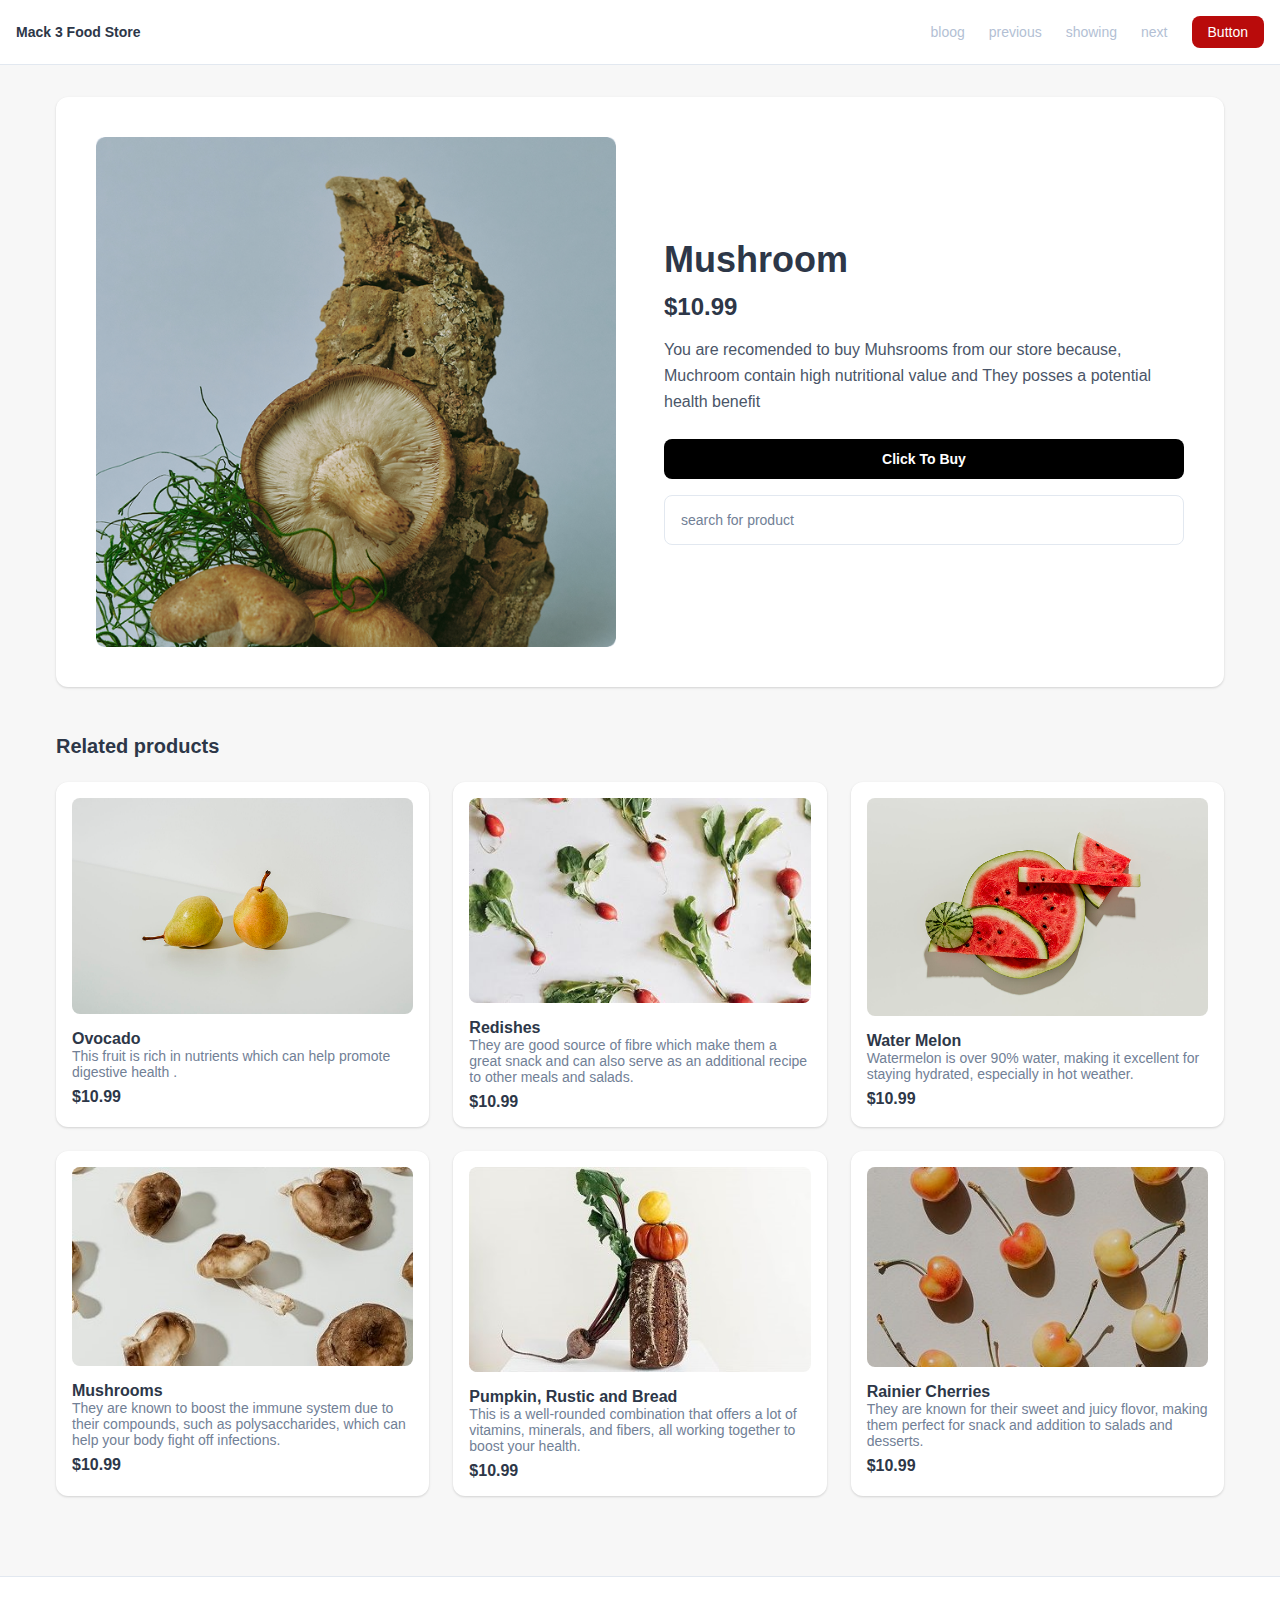
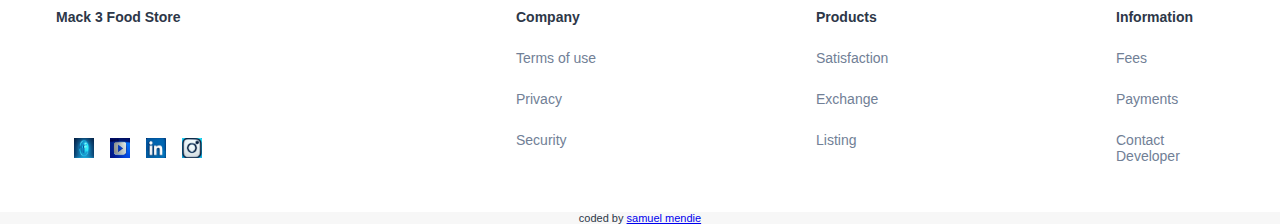
<file: card'/product-page-1.html>
<!DOCTYPE html>
<html lang="en">
    <head>
        
        <link rel="stylesheet" href="./styles.css"/>
        <style>
            .atribution{ font-size:11px; text-align: center;}
            .attribution{color: hsl 228, 45% 44% ;}
        </style>
        </head>
<body>
     
    <!-- Header Section -->
    <header class="header">
        
           <div class="site-name">Mack 3 Food Store</div>
            <nav class="nav-menu">  
             <a href="#">bloog</a>
            <a href="#">previous</a>
            <a href="#">showing</a>
            <a href="#">next</a>
            <button class="button">Button</button>
             </nav>
    </header>

    <main class="container">
        <!-- Main Product Display Section -->
        <section class="main-product-section">
            <!-- Product Image -->
            <div class="product-image-container">
                <img src="Image(2).png" alt="A muchroom." class="product-image">
            </div>

            <!-- Product Details -->
            <div class="product-details">
                <h1 class="product-name">Mushroom</h1>
                <p class="product-subheading"></p>
                <div class="price-info"> 
                    <span class="product-price">$10.99</span>
                </div>
                <p class="product-description">
                    You are recomended to buy Muhsrooms from our store because,
                           Muchroom contain high nutritional value and
                           They posses a potential health benefit
                </p>
                <button class="buy-button">
                    Click To Buy
                </button>
                <div class="additional-details-box">
                    search for product
                </div>
            </div>
        </section>

        <!-- Related Products Section -->
        <section class="related-products-section">
            <h2 class="section-title">Related products</h2>
            <div class="related-products-grid">

                <!-- Product Card 1 -->
                <div class="product-card">
                    <img src="Image(1).png" alt="Related product image 1" class="card-image">
                    <h3 class="card-title">Ovocado</h3>
                    <p class="card-description">This fruit is rich in nutrients which can help promote digestive health . </p>
                    <span class="card-price">$10.99</span>
                </div>

                <!-- Product Card 2 -->
                <div class="product-card">
                    <img src="Card grid~7.jpg" alt="redishes" class="card-image">
                    <h3 class="card-title">Redishes</h3>
                    <p class="card-description">They are good source of fibre which make them a great snack and can also serve as an additional recipe to other meals and salads.</p>
                    <span class="card-price">$10.99</span>
                </div>

                <!-- Product Card 3 -->
                <div class="product-card">
                    <img src="Image.png" alt="sliced water melon" class="card-image">
                     <h3 class="card-title">Water Melon</h3> 
                      <p class="card-description"> Watermelon is over 90% water, making it excellent for staying hydrated, especially in hot weather.</p>
                    <span class="card-price">$10.99</span>
                </div>

                <!-- Product Card 4 -->
                <div class="product-card">
                    <img src="Card grid~4.jpg" alt="mush room image" class="card-image">
                    <h3 class="card-title">Mushrooms</h3>
                    <p class="card-description"> They are known to boost the immune system due to their compounds, such as polysaccharides, which can help your body fight off infections.</p>
                    <span class="card-price">$10.99</span>
                </div>

                <!-- Product Card 5 -->
                <div class="product-card">
                    <img src="Card grid~5.jpg" alt="a image of what so ever thing this my be" class="card-image">
                    <h3 class="card-title">Pumpkin, Rustic and Bread </h3>
                    <p class="card-description"> This is a well-rounded combination that offers a lot of vitamins, minerals, and fibers, all working together to boost your health.</p>
                    <span class="card-price">$10.99</span>
                </div>

                <!-- Product Card 6 -->
                <div class="product-card">
                    <img src="Card grid~6.jpg" alt="an image of some redishes" class="card-image">
                    <h3 class="card-title">Rainier Cherries</h3>
                    <p class="card-description"> They are known for their sweet and juicy flovor, making them perfect for snack and addition to salads and desserts.</p>
                    <span class="card-price">$10.99</span>
                </div>

            </div>
        </section>
    </main>

    <!-- Footer Section -->
    <footer class="footer">
        <div class="footer-container">

            <!-- Footer Left Section -->
            <div class="footer-col-left">
                <div class="site-name">Mack 3 Food Store</div>
                <div class="social-icons">
                    <!-- Social media icons -->
                     
                    <a href="#" >
                        <img src="IMG-20250808-WA0006.jpg" alt="facebook" class="social-icon"/>
            
                    </a>
                    <a href="#">
                           <img src="IMG-20250808-WA0008.jpg" alt="youtube" class="social-icon"/>
                    </a>

                    <a href="#">
                            <img src="IMG-20250808-WA0013.jpg" alt="linkdin" class="social-icon"/>
                    </a>

                    <a href="#">
                             <img src="IMG-20250808-WA0014.jpg" alt="instagram" class="social-icon"/>
                    </a>
                </div>
            </div>

            <!-- Footer Links Columns -->
             
            <div class="footer-col">
                <div class="footer-title">Company</div>
                <a href="#">Terms of use</a>
                <a href="#">Privacy</a>
                <a href="#">Security</a>
            </div>
            <div class="footer-col">
                <div class="footer-title">Products</div>
                <a href="#">Satisfaction</a>
                <a href="#">Exchange</a>
                <a href="#">Listing</a>
            </div>
            <div class="footer-col">
                <div class="footer-title">Information</div>
                <a href="#">Fees</a>
                <a href="#">Payments</a>
                <a href="#">Contact Developer</a> 
            </div>
          
        </div>
    </footer>
    
    <div class="atribution">
        coded by <a href="#">samuel mendie</a>
    </div>

</body>
</html>
</file>
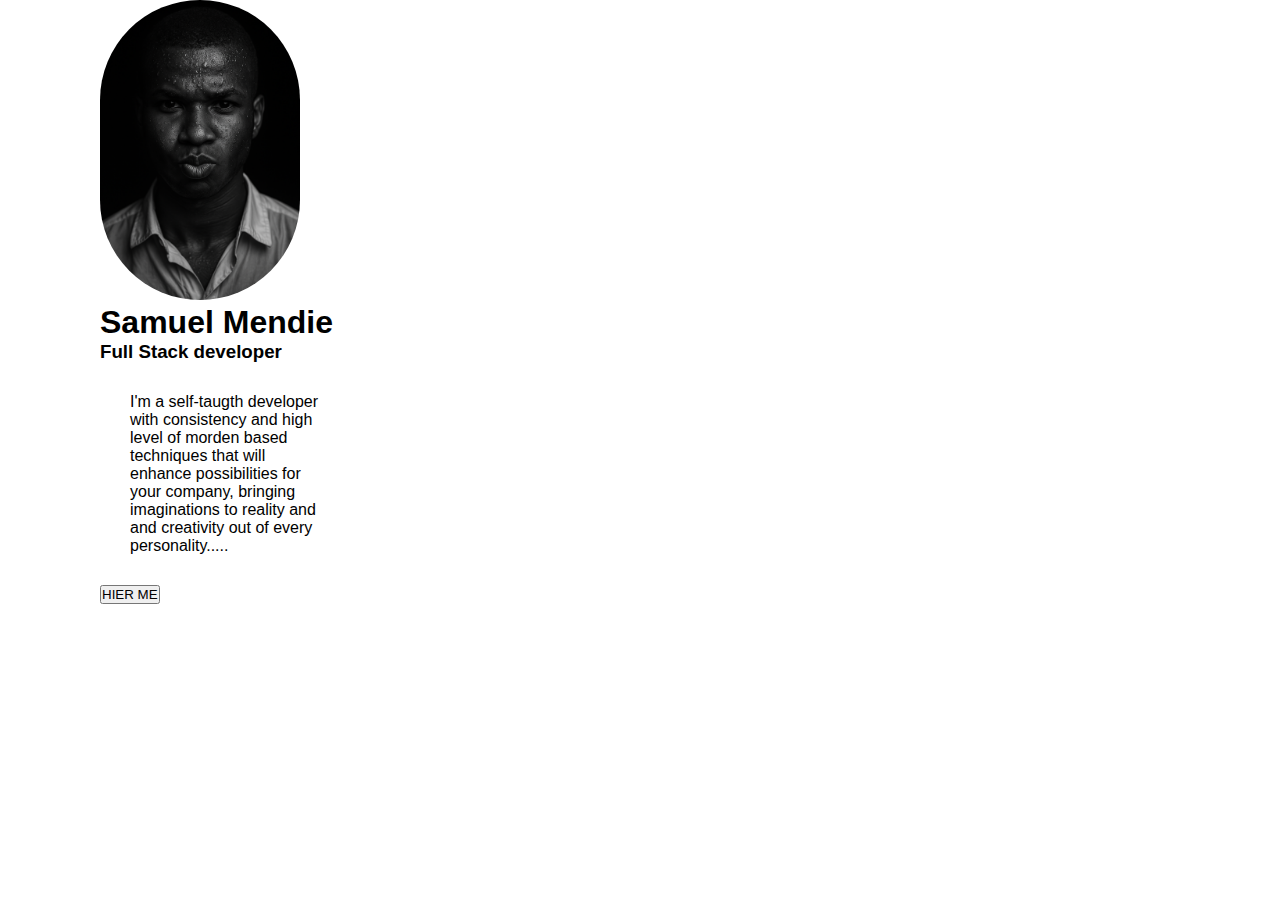
<file: cardhud!html/card.html>
<!DOCTYPE html>
<html lang="en">
    <head>
       <link rel="stylesheet" href="style.css">
       <meta charset="UTF-8">
       <title>Samuel Mendie</title>
       <meta name="viewpoint" content="width=device-width"/>
    </head>
    <body> 
    <main class="main">
    <div>
          <div>
          <img src="file_0000000014fc624691a0835e6a2b2b96.png" class="profil-img">
          </div> 

        <h1 class="name">Samuel Mendie</h1>
            <h3>Full Stack developer</h3>

            <div>
        <p class="skills">
            I'm a self-taugth developer with consistency 
            and high level of morden based techniques that will enhance possibilities 
            for your company, bringing imaginations to reality and and creativity
            out of every personality.....
            </div>

        </p><div>
         <button> HIER ME </button>
           </div>
    </div>
  </main>
  </body>
</html>
</file>
<file: card'/styles.css>
*{
    box-sizing: border-box;
    padding: 0px;
    margin: 0px;
}
body {
    font-family: 'Inter', sans-serif;
    background-color: #f7f7f7;
    color: #2d3748;
    margin: 0;
    padding: 0;
}

.container {
    max-width: 1200px;
    margin: 0 auto;
    padding: 2rem 1rem;
}

/* Header Section */
.header {
    background-color: white;
    padding: 1rem;
    display: flex;
    justify-content: space-between;
    align-items: center;
    border-bottom: 1px solid #e2e8f0;
}

.site-name {
    font-size: 0.875rem; /* 14px */
    font-weight: 600; /* semi-bold */
}

.nav-menu {
    display: flex;
    align-items: center;
    gap: 1.5rem; /* 24px */
}

.nav-menu a {
    font-size: 0.875rem; /* 14px */
    font-weight: 500; /* medium */
    color: #b3bfd4;
    text-decoration: none;
    transition: color 0.2s;
    display: none; /* Hide by default on small screens */
}

.nav-menu a:hover {
    color: #1a202c;
}

/* Show nav links on small screens and above */
@media (min-width: 640px) {
    .nav-menu a {
        display: block;
    }
}

.button {
    padding: 0.5rem 1rem;
    background-color: rgb(185, 11, 11);
    color: white;
    font-size: 0.875rem; /* 14px */
    font-weight: 500; /* medium */
    border-radius: 0.5rem; /* 8px */
    border: none;
    cursor: pointer;
    transition: background-color 0.2s;
}

.button:hover {
    background-color: #4a5568;
}

/* Main Product Section */
.main-product-section {
    display: grid;
    gap: 2rem;
    background-color: white;
    border-radius: 0.75rem; /* 12px */
    box-shadow: 0 1px 3px 0 rgba(0, 0, 0, 0.1), 0 1px 2px 0 rgba(0, 0, 0, 0.06);
    padding: 2.5rem;
}

.product-image-container {
    display: flex;
    align-items: center;
    justify-content: center;
    background-color: #e2e8f0;
    border-radius: 0.5rem; /* 8px */
    overflow: hidden;
}

.product-image {
    width: 100%;
    height: auto;
    border-radius: 0.5rem;
    display: block;
}

.product-details {
    display: flex;
    flex-direction: column;
    justify-content: center;
}

.product-name {
    font-size: 2.25rem; /* 36px */
    font-weight: 700; /* bold */
    margin-bottom: 0.5rem;
}

.product-subheading {
    color: #718096;
    font-weight: 500;
    margin-bottom: 0.25rem;
}

.price-info {
    display: flex;
    align-items: center;
    gap: 0.5rem;
    margin-bottom: 1rem;
}

.product-price {
    font-size: 1.5rem; /* 24px */
    font-weight: 700;
}

.product-description {
    color: #4a5568;
    margin-bottom: 1.5rem;
    line-height: 1.625;
}

.buy-button {
    width: 100%;
    background-color: black;
    color: white;
    padding: 0.75rem 1rem;
    border-radius: 0.5rem;
    font-size: 0.875rem;
    font-weight: 600;
    border: none;
    cursor: pointer;
    margin-bottom: 1rem;
    transition: background-color 0.2s;
}

.add-to-cart-button:hover {
    background-color: #4a5568;
}

.additional-details-box {
    padding: 1rem;
    border: 1px solid #e2e8f0;
    border-radius: 0.5rem;
    font-size: 0.875rem;
    color: #718096;
    
}

/* Media query for larger screens */
@media (min-width: 1024px) {
    .main-product-section {
        grid-template-columns: 1fr 1fr;
        gap: 3rem;
        padding: 2.5rem;
    }
}

/* Related Products Section */
.related-products-section {
    margin-top: 3rem;
}

.section-title {
    font-size: 1.25rem; /* 20px */
    font-weight: 700;
    margin-bottom: 1.5rem;
}

.related-products-grid {
    display: grid;
    grid-template-columns: repeat(1, 1fr);
    gap: 1.5rem;
}

/* Media queries for related products grid */
@media (min-width: 640px) {
    .related-products-grid {
        grid-template-columns: repeat(2, 1fr);
    }
}

@media (min-width: 768px) {
    .related-products-grid {
        grid-template-columns: repeat(3, 1fr);
    }
}

@media (min-width: 1280px) {
    .related-products-grid {
        grid-template-columns: repeat(3, 1fr);
    }
}

.product-card {
    background-color: white;
    border-radius: 0.75rem;
    box-shadow: 0 1px 3px 0 rgba(0, 0, 0, 0.1), 0 1px 2px 0 rgba(0, 0, 0, 0.06);
    overflow: hidden;
    padding: 1rem;
}

.card-image {
    width: 100%;
    height: auto;
    border-radius: 0.5rem;
    margin-bottom: 1rem;
    display: block;
}

.card-title {
    font-size: 1rem; /* 16px */
    font-weight: 600;
}

.card-description {
    font-size: 0.875rem; /* 14px */
    color: #718096;
    margin-bottom: 0.5rem;
}

.card-price {
    font-size: 1rem;
    font-weight: 700;
}

/* Footer Section */
.footer {
    background-color: white;
    padding: 2rem 0;
    border-top: 1px solid #e2e8f0;
    margin-top: 3rem;
}

.footer-container {
    max-width: 1200px;
    margin: 0 auto;
    padding: 0 1rem;
    display: grid;
    grid-template-columns: repeat(1, 1fr);
    gap: 2rem;
}

@media (min-width: 640px) {
    .footer-container {
        grid-template-columns: repeat(2, 1fr);
    }
}

@media (min-width: 768px) {
    .footer-container {
        grid-template-columns: repeat(4, 1fr);
    }
}

.footer-col-left {
    display: flex;
    flex-direction: column;
    gap: 1rem;
    grid-column: span 1;
}

.social-icons {
    display: flex;
    gap: 1rem;
    margin-top: 80px;
    padding: 1.1rem;
}

.social-icon {
    height: 1.25rem;
    width: 1.25rem;
    color: #718096;
    transition: color 0.2s;
}

.social-icon:hover {
    color: #4a5568;
}

.footer-col {
    display: flex;
    flex-direction: column;
    justify-content:s;
    gap: 25px;
    grid-column: span 0.1;
    padding-left: 10rem;
    
}

.footer-title {  
    font-size: 0.875rem;
    font-weight: 600;
    
}

.footer-col a {
    font-size: 0.875rem;
    color: #718096;
    text-decoration: none;
    transition: color 0.2s;

}

.footer-col a:hover {
    color: #4a5568;
}
</file>
<file: cardhud!html/style.css>
/* Base Styles */
*{
    margin: 0;
    padding: 0;
    box-sizing: border box;
    font-family: 'popinc' , sans-serif;
    align-content: center;

}
.main {
    align-items: center;
    background-color: #1b0a5800;
    min-height: 50%;
    width: 250px;
    padding-left: 100px;
    padding-right: 100px;
    border-radius: 40px;
    align-items: center;

}
.profil-img {
    width: 200px;
    height: auto;
    border-radius: 50px; 
    object-fit:"cover";
    padding: 0px;
    margin-left: 0px;
    border-radius: 600px;
}
.contact-btn{
    padding: 5.1rex;
    margin: 3px;
    width: 2000px;


    
}
.skills{
    margin: 10px;
    padding: 10px;
    margin: 20px;
}
</file>
